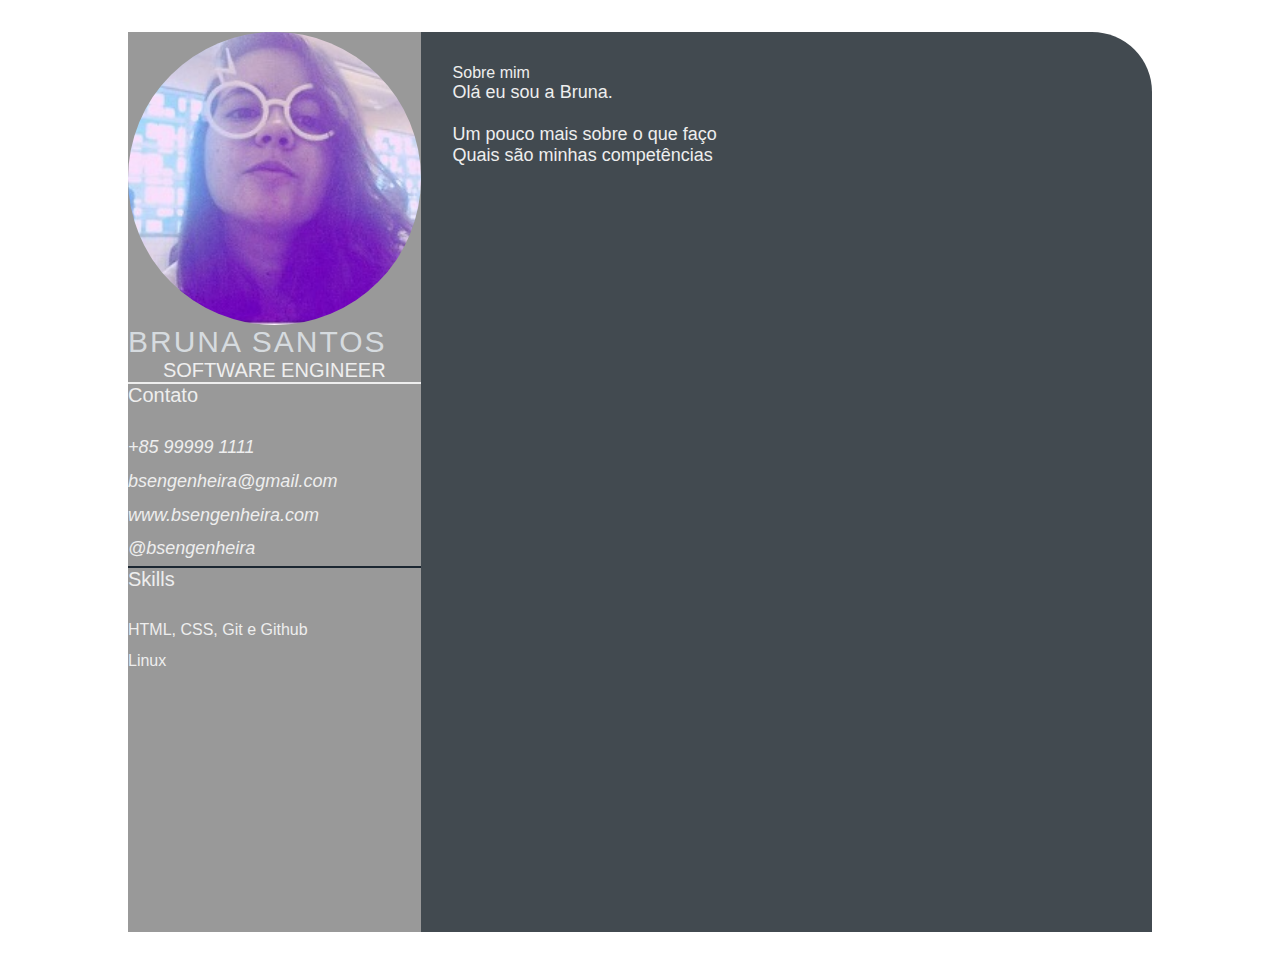
<file: aula02/index.html>
<html lang="en">
<head>
    <meta charset="UTF-8">
    <meta http-equiv="X-UA-Compatible" content="IE=edge">
    <meta name="viewport" content="width=device-width, initial-scale=1.0">
    <title>Bruna Santos</title>


    <link rel="stylesheet" href="style.css">
</head>
<body>
   <main class="resume-contents">
    <section class="left-section">
        <section class="left-section-content">
            <div class="profile">
                <img class="profile-image" src="img/profile-image.jpg" alt="Profile image">
                <p class="name">Bruna Santos</p>
                <p class="profession">Software Engineer</p>
            </div>

            <div class="contact-info">
            <p class="left-title">Contato</p>
            <ul>
                <li><i class="fa fa-phone">+85 99999 1111</i></li>
                <li><i class="fa fa-envelope">bsengenheira@gmail.com</i></li>
                <li><i class="fa fa-globe">www.bsengenheira.com</i></li>
                <li><i class="fa fa-github">@bsengenheira</i></li>
            </ul>
            </div>

            <div class="skills">
                <p class="left-title">Skills</p>
                <ul>
                    <li><p>HTML, CSS, Git e Github</p></li>
                    <li><p>Linux</p></li>

                </ul>
            </div>
        </section>
        </section>

        <section class="right-section">
            <div class="right-section-contents">
                <section class="about gap">
                    <div class="right-title">Sobre mim</div>
                    <p class="about-me-contents">
                        Olá eu sou a Bruna. <br>
                        <br>Um pouco mais sobre o que faço
                        <br>Quais são minhas competências
                    </p>
                </section>
            </div>
        </section>
    </section>
   </main> 
</body>
</html>
</file>
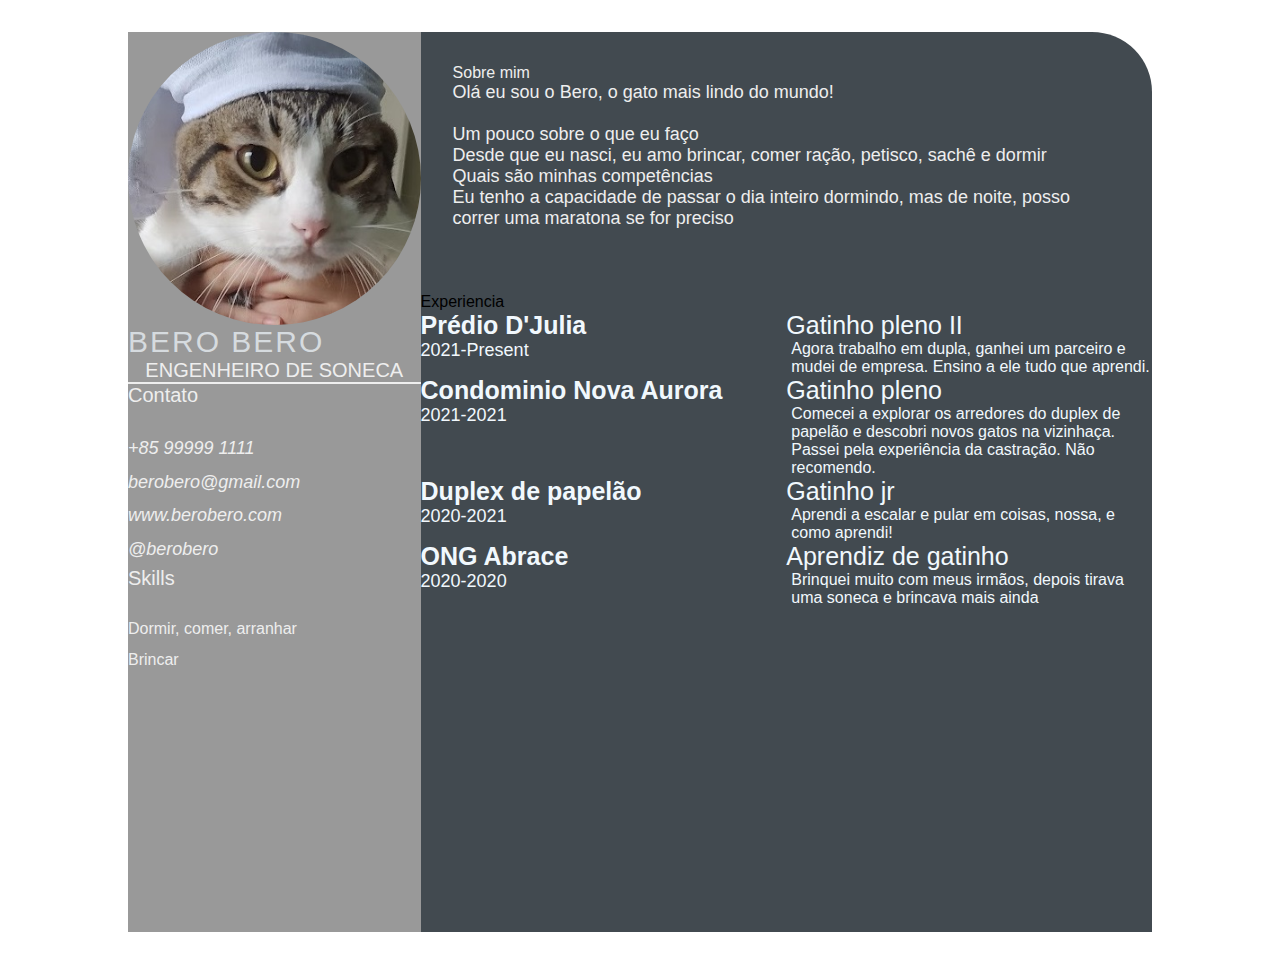
<file: aula03/index.html>
<html lang="en">
<head>
    <meta charset="UTF-8">
    <meta http-equiv="X-UA-Compatible" content="IE=edge">
    <meta name="viewport" content="width=device-width, initial-scale=1.0">
    <title>Bero Bero</title>


    <link rel="stylesheet" href="style.css">
</head>
<body>
   <main class="resume-contents">
    <section class="left-section">
        <section class="left-section-content">
            <div class="profile">
                <img class="profile-image" src="img/profile-image.jpg" alt="Profile image">
                <p class="name">Bero Bero</p>
                <p class="profession">Engenheiro de Soneca</p>
            </div>

            <div class="contact-info">
            <p class="left-title">Contato</p>
            <ul>
                <li><i class="fa fa-phone">+85 99999 1111</i></li>
                <li><i class="fa fa-envelope">berobero@gmail.com</i></li>
                <li><i class="fa fa-globe">www.berobero.com</i></li>
                <li><i class="fa fa-github">@berobero</i></li>
            </ul>
            </div>

            <div class="skills">
                <p class="left-title">Skills</p>
                <ul>
                    <li><p>Dormir, comer, arranhar</p></li>
                    <li><p>Brincar</p></li>

                </ul>
            </div>
        </section>
        </section>

        <section class="right-section">
            <div class="right-section-contents">
                <section class="about gap">
                    <div class="right-title">Sobre mim</div>
                    <p class="about-me-contents">
                        Olá eu sou o Bero, o gato mais lindo do mundo! <br>
                        <br>Um pouco sobre o que eu faço
                        <br>Desde que eu nasci, eu amo brincar, comer ração, petisco, sachê e dormir
                        <br>Quais são minhas competências
                        <br>Eu tenho a capacidade de passar o dia inteiro dormindo, mas de noite, posso correr uma maratona se for preciso
                    </p>
                </section>
            </div>

            <section class="experience gap">
                <div>
                    Experiencia
                </div>
                <div class="experience-contents">
                    <div class="exp-left">
                        <p class="exp-company-name">Prédio D'Julia</p>
                        <p class="exp-time-period">2021-Present</p>
                    </div>

                    <div class="exp-right">
                        <p class="exp-position">Gatinho pleno II</p>
                        <p class="exp-desc">
                            Agora trabalho em dupla, ganhei um parceiro e mudei de empresa. Ensino a ele tudo que aprendi.
                        </p>
                    </div>

                    <div class="exp-left">
                        <p class="exp-company-name">Condominio Nova Aurora</p>
                        <p class="exp-time-period">2021-2021</p>
                    </div>

                    <div class="exp-right">
                        <p class="exp-position">Gatinho pleno</p>
                        <p class="exp-desc">
                            Comecei a explorar os arredores do duplex de papelão e descobri novos gatos na vizinhaça. Passei pela experiência da castração. Não recomendo.
                        </p>
                    </div>

                    <div class="exp-left">
                        <p class="exp-company-name">Duplex de papelão</p>
                        <p class="exp-time-period">2020-2021</p>
                    </div>

                    <div class="exp-right">
                        <p class="exp-position">Gatinho jr</p>
                        <p class="exp-desc">
                            Aprendi a escalar e pular em coisas, nossa, e como aprendi!
                        </p>
                    </div>

                    <div class="exp-left">
                        <p class="exp-company-name">ONG Abrace</p>
                        <p class="exp-time-period">2020-2020</p>
                    </div>

                    <div class="exp-right">
                        <p class="exp-position">Aprendiz de gatinho</p>
                        <p class="exp-desc">
                            Brinquei muito com meus irmãos, depois tirava uma soneca e brincava mais ainda
                        </p>
                    </div>

                </div>

            </section>


        </section>
   </main> 
</body>
</html>
</file>
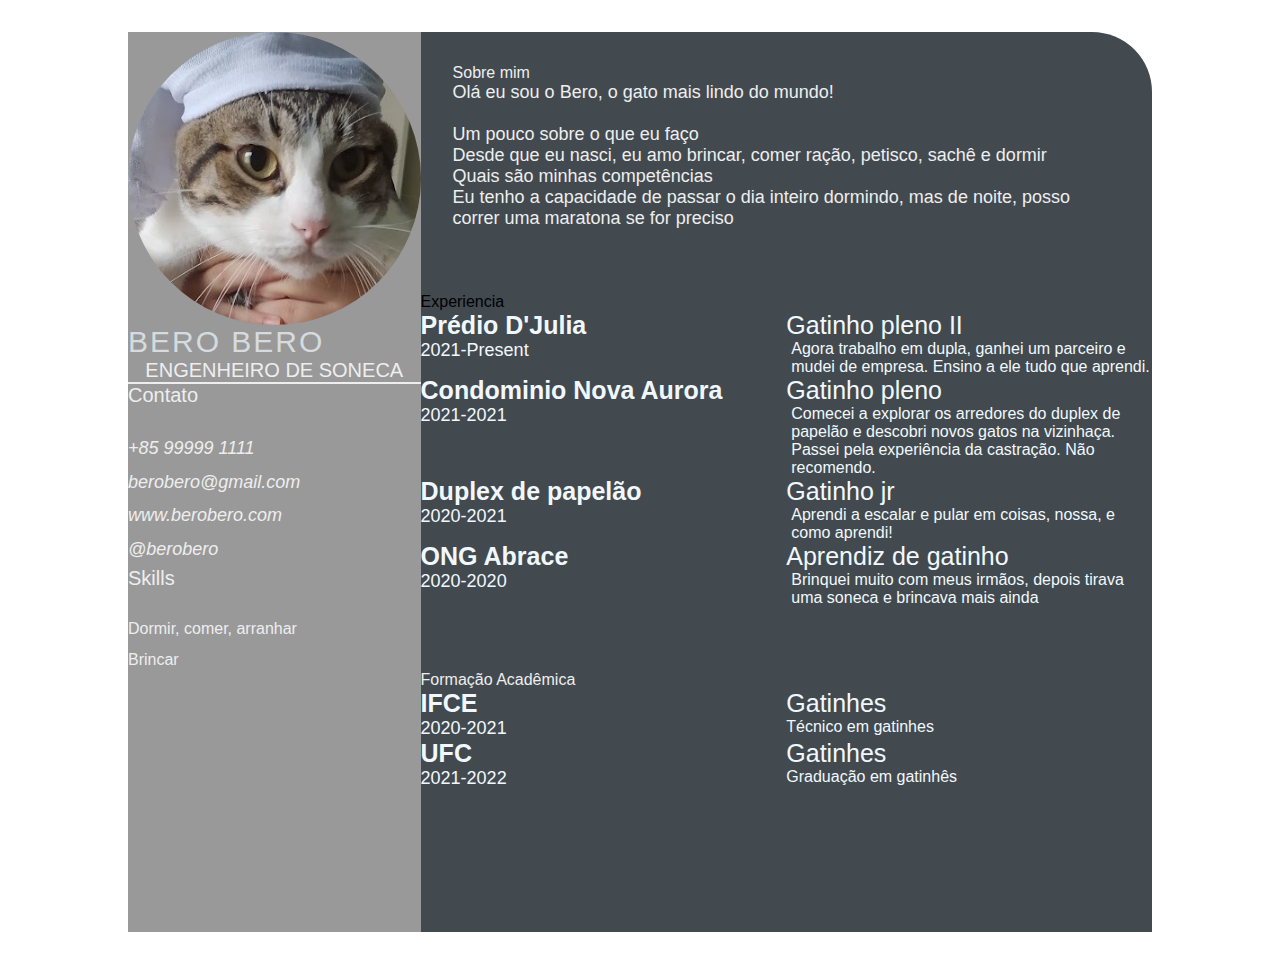
<file: aula04/index.html>
<html lang="en">
<head>
    <meta charset="UTF-8">
    <meta http-equiv="X-UA-Compatible" content="IE=edge">
    <meta name="viewport" content="width=device-width, initial-scale=1.0">
    <title>Bero Bero</title>


    <link rel="stylesheet" href="style.css">
</head>
<body>
   <main class="resume-contents">
    <section class="left-section">
        <section class="left-section-content">
            <div class="profile">
                <img class="profile-image" src="img/profile-image.jpg" alt="Profile image">
                <p class="name">Bero Bero</p>
                <p class="profession">Engenheiro de Soneca</p>
            </div>

            <div class="contact-info">
            <p class="left-title">Contato</p>
            <ul>
                <li><i class="fa fa-phone">+85 99999 1111</i></li>
                <li><i class="fa fa-envelope">berobero@gmail.com</i></li>
                <li><i class="fa fa-globe">www.berobero.com</i></li>
                <li><i class="fa fa-github">@berobero</i></li>
            </ul>
            </div>

            <div class="skills">
                <p class="left-title">Skills</p>
                <ul>
                    <li><p>Dormir, comer, arranhar</p></li>
                    <li><p>Brincar</p></li>

                </ul>
            </div>
        </section>
        </section>

        <section class="right-section">
            <div class="right-section-contents">
                <section class="about gap">
                    <div class="right-title">Sobre mim</div>
                    <p class="about-me-contents">
                        Olá eu sou o Bero, o gato mais lindo do mundo! <br>
                        <br>Um pouco sobre o que eu faço
                        <br>Desde que eu nasci, eu amo brincar, comer ração, petisco, sachê e dormir
                        <br>Quais são minhas competências
                        <br>Eu tenho a capacidade de passar o dia inteiro dormindo, mas de noite, posso correr uma maratona se for preciso
                    </p>
                </section>
            </div>

            <section class="experience gap">
                <div>
                    Experiencia
                </div>
                <div class="experience-contents">
                    <div class="exp-left">
                        <p class="exp-company-name">Prédio D'Julia</p>
                        <p class="exp-time-period">2021-Present</p>
                    </div>

                    <div class="exp-right">
                        <p class="exp-position">Gatinho pleno II</p>
                        <p class="exp-desc">
                            Agora trabalho em dupla, ganhei um parceiro e mudei de empresa. Ensino a ele tudo que aprendi.
                        </p>
                    </div>

                    <div class="exp-left">
                        <p class="exp-company-name">Condominio Nova Aurora</p>
                        <p class="exp-time-period">2021-2021</p>
                    </div>

                    <div class="exp-right">
                        <p class="exp-position">Gatinho pleno</p>
                        <p class="exp-desc">
                            Comecei a explorar os arredores do duplex de papelão e descobri novos gatos na vizinhaça. Passei pela experiência da castração. Não recomendo.
                        </p>
                    </div>

                    <div class="exp-left">
                        <p class="exp-company-name">Duplex de papelão</p>
                        <p class="exp-time-period">2020-2021</p>
                    </div>

                    <div class="exp-right">
                        <p class="exp-position">Gatinho jr</p>
                        <p class="exp-desc">
                            Aprendi a escalar e pular em coisas, nossa, e como aprendi!
                        </p>
                    </div>

                    <div class="exp-left">
                        <p class="exp-company-name">ONG Abrace</p>
                        <p class="exp-time-period">2020-2020</p>
                    </div>

                    <div class="exp-right">
                        <p class="exp-position">Aprendiz de gatinho</p>
                        <p class="exp-desc">
                            Brinquei muito com meus irmãos, depois tirava uma soneca e brincava mais ainda
                        </p>
                    </div>

                </div>

            </section class="education gap">
            <div class="right-title">Formação Acadêmica</div>
             <div class="education-contents">
                <div class="education-left">
                    <p class="education-school-name">IFCE</p>
                    <p class="educationp-time-period">2020-2021</p>
                </div>

                <div class="education-right">
                    <p class="education-subject">Gatinhes</p>
                    <p class="educationp-desc">Técnico em gatinhes</p>
                </div>

                <div class="education-left">
                    <p class="education-school-name">UFC</p>
                    <p class="educationp-time-period">2021-2022</p>
                </div>

                <div class="education-right">
                    <p class="education-subject">Gatinhes</p>
                    <p class="educationp-desc">Graduação em gatinhês</p>
                </div>
        </div>
        </section>
   </main> 
</body>
</html>
</file>
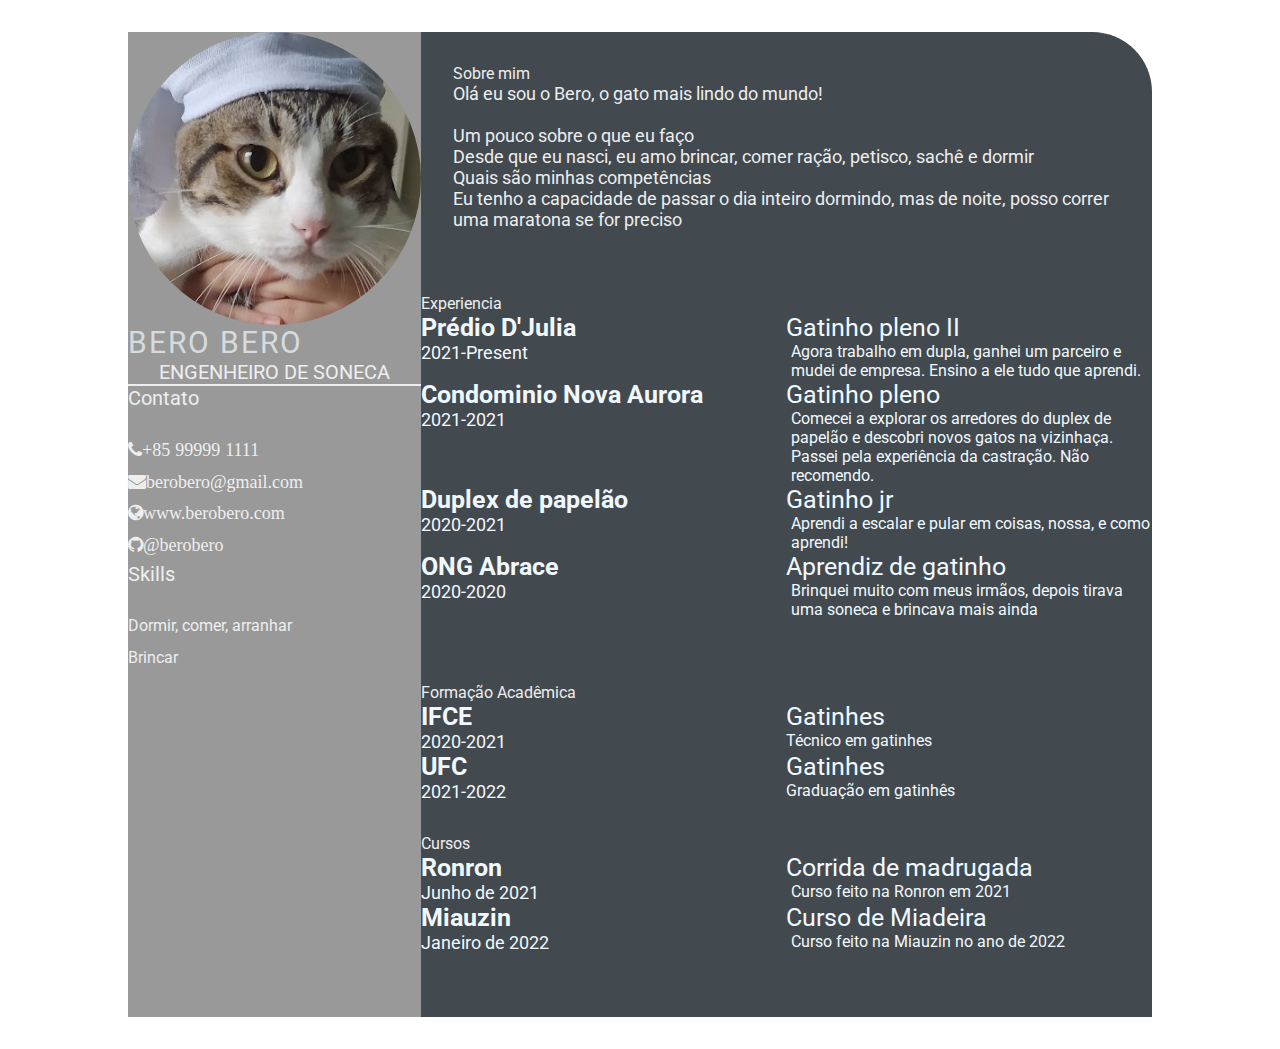
<file: aula06/index.html>
<html lang="en">
<head>
    <meta charset="UTF-8">
    <meta http-equiv="X-UA-Compatible" content="IE=edge">
    <meta name="viewport" content="width=device-width, initial-scale=1.0">
    <title>Bero Bero</title>
    
    <!-- Google font  -->
    <link rel="preconnect" href="https://fonts.googleapis.com">
    <link rel="preconnect" href="https://fonts.gstatic.com" crossorigin>
    <link href="https://fonts.googleapis.com/css2?family=Roboto:ital,wght@0,100;0,300;0,400;0,700;1,100;1,300;1,400;1,700&display=swap" rel="stylesheet">

    <!-- font-awesome -->
    <link rel="stylesheet" href="https://cdnjs.cloudflare.com/ajax/libs/font-awesome/4.7.0/css/font-awesome.min.css">

    <link rel="stylesheet" href="style.css">
</head>
<body>
   <main class="resume-contents">
    <section class="left-section">
        <section class="left-section-content">
            <div class="profile">
                <img class="profile-image" src="img/profile-image.jpg" alt="Profile image">
                <p class="name">Bero Bero</p>
                <p class="profession">Engenheiro de Soneca</p>
            </div>

            <div class="contact-info">
            <p class="left-title">Contato</p>
            <ul>
                <li><i class="fa fa-phone">+85 99999 1111</i></li>
                <li><i class="fa fa-envelope">berobero@gmail.com</i></li>
                <li><i class="fa fa-globe">www.berobero.com</i></li>
                <li><i class="fa fa-github">@berobero</i></li>
            </ul>
            </div>

            <div class="skills">
                <p class="left-title">Skills</p>
                <ul>
                    <li><p>Dormir, comer, arranhar</p></li>
                    <li><p>Brincar</p></li>

                </ul>
            </div>
        </section>
        </section>

        <section class="right-section">
            <div class="right-section-contents">
                <section class="about gap">
                    <div class="right-title">Sobre mim</div>
                    <p class="about-me-contents">
                        Olá eu sou o Bero, o gato mais lindo do mundo! <br>
                        <br>Um pouco sobre o que eu faço
                        <br>Desde que eu nasci, eu amo brincar, comer ração, petisco, sachê e dormir
                        <br>Quais são minhas competências
                        <br>Eu tenho a capacidade de passar o dia inteiro dormindo, mas de noite, posso correr uma maratona se for preciso
                    </p>
                </section>
            </div>

            <section class="experience gap">
                <div class="right-title">
                    Experiencia
                </div>
                <div class="experience-contents">
                    <div class="exp-left">
                        <p class="exp-company-name">Prédio D'Julia</p>
                        <p class="exp-time-period">2021-Present</p>
                    </div>

                    <div class="exp-right">
                        <p class="exp-position">Gatinho pleno II</p>
                        <p class="exp-desc">
                            Agora trabalho em dupla, ganhei um parceiro e mudei de empresa. Ensino a ele tudo que aprendi.
                        </p>
                    </div>

                    <div class="exp-left">
                        <p class="exp-company-name">Condominio Nova Aurora</p>
                        <p class="exp-time-period">2021-2021</p>
                    </div>

                    <div class="exp-right">
                        <p class="exp-position">Gatinho pleno</p>
                        <p class="exp-desc">
                            Comecei a explorar os arredores do duplex de papelão e descobri novos gatos na vizinhaça. Passei pela experiência da castração. Não recomendo.
                        </p>
                    </div>

                    <div class="exp-left">
                        <p class="exp-company-name">Duplex de papelão</p>
                        <p class="exp-time-period">2020-2021</p>
                    </div>

                    <div class="exp-right">
                        <p class="exp-position">Gatinho jr</p>
                        <p class="exp-desc">
                            Aprendi a escalar e pular em coisas, nossa, e como aprendi!
                        </p>
                    </div>

                    <div class="exp-left">
                        <p class="exp-company-name">ONG Abrace</p>
                        <p class="exp-time-period">2020-2020</p>
                    </div>

                    <div class="exp-right">
                        <p class="exp-position">Aprendiz de gatinho</p>
                        <p class="exp-desc">
                            Brinquei muito com meus irmãos, depois tirava uma soneca e brincava mais ainda
                        </p>
                    </div>

                </div>

            </section class="education gap">
            <div class="right-title">Formação Acadêmica</div>
             <div class="education-contents">
                <div class="education-left">
                    <p class="education-school-name">IFCE</p>
                    <p class="educationp-time-period">2020-2021</p>
                </div>

                <div class="education-right">
                    <p class="education-subject">Gatinhes</p>
                    <p class="educationp-desc">Técnico em gatinhes</p>
                </div>

                <div class="education-left">
                    <p class="education-school-name">UFC</p>
                    <p class="educationp-time-period">2021-2022</p>
                </div>

                <div class="education-right">
                    <p class="education-subject">Gatinhes</p>
                    <p class="educationp-desc">Graduação em gatinhês</p>
                </div>
        </div>

            <section class="awards gap">
                <div class="right-title">Cursos</div>
                <div class="awards-contents">
                    <div class="awards-left">
                        <p class="awards-company-name">Ronron</p>
                        <p class="awards-time-period">Junho de 2021</p>
                    </div>

                    <div class="awards-right">
                        <p class="awards-name">Corrida de madrugada</p>
                        <p class="awards-desc">Curso feito na Ronron em 2021</p>
                    </div>

                    <div class="awards-left">
                        <p class="awards-company-name">Miauzin</p>
                        <p class="awards-time-period">Janeiro de 2022</p>
                    </div>

                    <div class="awards-right">
                        <p class="awards-name">Curso de Miadeira</p>
                        <p class="awards-desc">Curso feito na Miauzin no ano de 2022</p>
                    </div>
                </div>
            </section>
        </section>
   </main> 
</body>
</html>
</file>
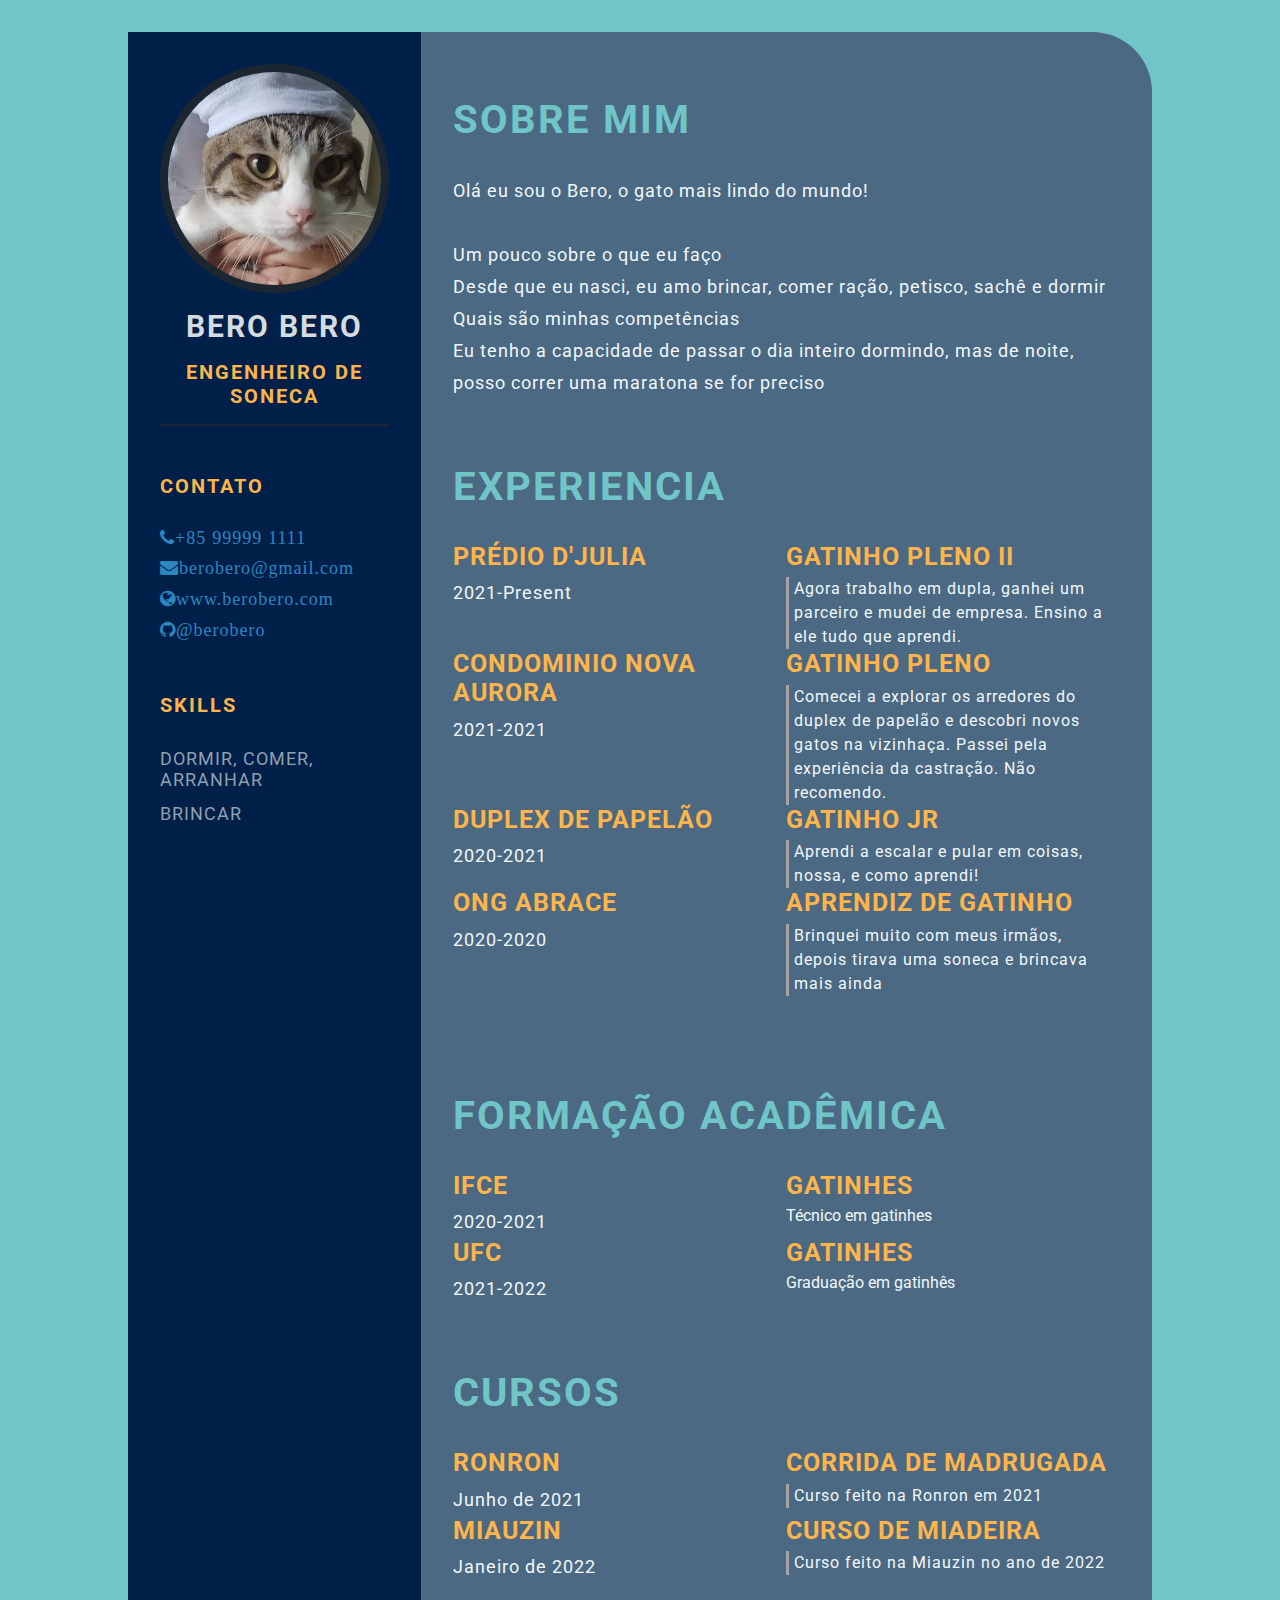
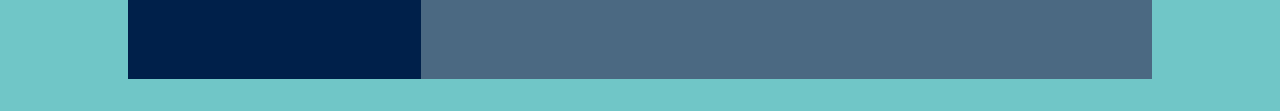
<file: aula07/index.html>
<html lang="en">
<head>
    <meta charset="UTF-8">
    <meta http-equiv="X-UA-Compatible" content="IE=edge">
    <meta name="viewport" content="width=device-width, initial-scale=1.0">
    <title>Bero Bero</title>
    
    <!-- Google font  -->
    <link rel="preconnect" href="https://fonts.googleapis.com">
    <link rel="preconnect" href="https://fonts.gstatic.com" crossorigin>
    <link href="https://fonts.googleapis.com/css2?family=Roboto:ital,wght@0,100;0,300;0,400;0,700;1,100;1,300;1,400;1,700&display=swap" rel="stylesheet">

    <!-- font-awesome -->
    <link rel="stylesheet" href="https://cdnjs.cloudflare.com/ajax/libs/font-awesome/4.7.0/css/font-awesome.min.css">

    <link rel="stylesheet" href="style.css">
</head>
<body>
   <main class="resume-contents">
    <section class="left-section">
        <section class="left-section-content">
            <div class="profile">
                <img class="profile-image" src="img/profile-image.jpg" alt="Profile image">
                <p class="name">Bero Bero</p>
                <p class="profession">Engenheiro de Soneca</p>
            </div>

            <div class="contact-info">
            <p class="left-title">Contato</p>
            <ul>
                <li><i class="fa fa-phone">+85 99999 1111</i></li>
                <li><i class="fa fa-envelope">berobero@gmail.com</i></li>
                <li><i class="fa fa-globe">www.berobero.com</i></li>
                <li><i class="fa fa-github">@berobero</i></li>
            </ul>
            </div>

            <div class="skills">
                <p class="left-title">Skills</p>
                <ul>
                    <li><p>Dormir, comer, arranhar</p></li>
                    <li><p>Brincar</p></li>

                </ul>
            </div>
        </section>
        </section>

        <section class="right-section">
            <div class="right-section-contents">
                <section class="about gap">
                    <div class="right-title">Sobre mim</div>
                    <p class="about-me-contents">
                        Olá eu sou o Bero, o gato mais lindo do mundo! <br>
                        <br>Um pouco sobre o que eu faço
                        <br>Desde que eu nasci, eu amo brincar, comer ração, petisco, sachê e dormir
                        <br>Quais são minhas competências
                        <br>Eu tenho a capacidade de passar o dia inteiro dormindo, mas de noite, posso correr uma maratona se for preciso
                    </p>
                </section>
            

            <section class="experience gap">
                <div class="right-title">
                    Experiencia
                </div>
                <div class="experience-contents">
                    <div class="exp-left">
                        <p class="exp-company-name">Prédio D'Julia</p>
                        <p class="exp-time-period">2021-Present</p>
                    </div>

                    <div class="exp-right">
                        <p class="exp-position">Gatinho pleno II</p>
                        <p class="exp-desc">
                            Agora trabalho em dupla, ganhei um parceiro e mudei de empresa. Ensino a ele tudo que aprendi.
                        </p>
                    </div>

                    <div class="exp-left">
                        <p class="exp-company-name">Condominio Nova Aurora</p>
                        <p class="exp-time-period">2021-2021</p>
                    </div>

                    <div class="exp-right">
                        <p class="exp-position">Gatinho pleno</p>
                        <p class="exp-desc">
                            Comecei a explorar os arredores do duplex de papelão e descobri novos gatos na vizinhaça. Passei pela experiência da castração. Não recomendo.
                        </p>
                    </div>

                    <div class="exp-left">
                        <p class="exp-company-name">Duplex de papelão</p>
                        <p class="exp-time-period">2020-2021</p>
                    </div>

                    <div class="exp-right">
                        <p class="exp-position">Gatinho jr</p>
                        <p class="exp-desc">
                            Aprendi a escalar e pular em coisas, nossa, e como aprendi!
                        </p>
                    </div>

                    <div class="exp-left">
                        <p class="exp-company-name">ONG Abrace</p>
                        <p class="exp-time-period">2020-2020</p>
                    </div>

                    <div class="exp-right">
                        <p class="exp-position">Aprendiz de gatinho</p>
                        <p class="exp-desc">
                            Brinquei muito com meus irmãos, depois tirava uma soneca e brincava mais ainda
                        </p>
                    </div>

                </div>

            </section class="education gap">
            <div class="right-title">Formação Acadêmica</div>
             <div class="education-contents">
                <div class="education-left">
                    <p class="education-school-name">IFCE</p>
                    <p class="educationp-time-period">2020-2021</p>
                </div>

                <div class="education-right">
                    <p class="education-subject">Gatinhes</p>
                    <p class="educationp-desc">Técnico em gatinhes</p>
                </div>

                <div class="education-left">
                    <p class="education-school-name">UFC</p>
                    <p class="educationp-time-period">2021-2022</p>
                </div>

                <div class="education-right">
                    <p class="education-subject">Gatinhes</p>
                    <p class="educationp-desc">Graduação em gatinhês</p>
                </div>
        </div>

            <section class="awards gap">
                <div class="right-title">Cursos</div>
                <div class="awards-contents">
                    <div class="awards-left">
                        <p class="awards-company-name">Ronron</p>
                        <p class="awards-time-period">Junho de 2021</p>
                    </div>

                    <div class="awards-right">
                        <p class="awards-name">Corrida de madrugada</p>
                        <p class="awards-desc">Curso feito na Ronron em 2021</p>
                    </div>

                    <div class="awards-left">
                        <p class="awards-company-name">Miauzin</p>
                        <p class="awards-time-period">Janeiro de 2022</p>
                    </div>

                    <div class="awards-right">
                        <p class="awards-name">Curso de Miadeira</p>
                        <p class="awards-desc">Curso feito na Miauzin no ano de 2022</p>
                    </div>
                </div>
            </section>
            </div>
        </section>
   </main> 
</body>
</html>
</file>
<file: aula02/style.css>
* {
    margin: 0;
    padding: 0;
    box-sizing: border-box;
    list-style: none;
    font-family: 'Roboto', sans-serif;
}

.resume-contents {
    min-height: 100vh;
    width: 80%;
    margin: 2rem auto;
    display: grid;
    grid-template-columns: repeat(7, 1fr);
}

.left-section {
    grid-column: span 2;
    height: 100%;
    background-color: #999999;
}

.right-section {
    grid-column: span 5;
    height: 100%;
    background-color: #424a50;
    border-radius: 0px 60px 0px 0px;
}

.left-section-contents{
    padding: 2rem 2rem;
}

.profile {
    width: 100%;
    border-bottom: 2px solid #eeeeee;
}

.profile .profile-image {
    width: 100%;
    border-radius: 100%;
}

.name {
    color: #D6DBDF;
    font-size: 30px;
    letter-spacing: 2px;
    text-transform: uppercase;
}

.profession {
    color: #eeeeee;
    font-size: 20px;
    text-transform: uppercase;
    text-align: center;
}

 .contact-info { border-bottom: 2px solid #1B2631; }
.left-title {
    color: #eeeeee;
    font-size: 20px;
}

.contact-info ul {
    padding-top: 1.5rem;
}

.contact-info ul li,
.references ul li {
    padding: .4rem 0;
    color: #eeeeee;
}

.contact-info ul li i,
.references ul li i {
    padding-right: 1rem;
    font-size: 18px;
    color: #eeeeee;
}

.skills ul {
    padding-top: 1.5rem;
}
.skills ul li p {
    padding: .4rem 0;
    color: #eeeeee;
}

.right-section-contents {
    padding: 2rem 2rem;
}

.right-title {
    color: #eeeeee;
}

.gap {
    padding-bottom: 2rem;
}
.about-me-contents {
    font-size: 18px;
    color: #eeeeee;
}

.experience-contents,
.education-contents,
.awards-contents {
    display: grid;
    grid-template-columns: repeat(2, 1fr);
    padding-bottom: 2rem;
    color: #F1F8FD;
}

.exp-company-name,
.education-school-name,
.awards-company-name {
    font-size: 25px;
    font-weight: bold;
}

.exp-time-period,
.educationp-time-period,
.awards-time-period {
    font-size: 18px;
}

.exp-position,
.education-subject,
.awards-name {
    font-size: 25px;
}

.exp-desc,
.education-desc,
.awards-desc {
    font-size: 16px;
    padding-left: 5px;
}
</file>
<file: aula03/style.css>
* {
    margin: 0;
    padding: 0;
    box-sizing: border-box;
    list-style: none;
    font-family: 'Roboto', sans-serif;
}

.resume-contents {
    min-height: 100vh;
    width: 80%;
    margin: 2rem auto;
    display: grid;
    grid-template-columns: repeat(7, 1fr);
}

.left-section {
    grid-column: span 2;
    height: 100%;
    background-color: #999999;
}

.right-section {
    grid-column: span 5;
    height: 100%;
    background-color: #424a50;
    border-radius: 0px 60px 0px 0px;
}

.left-section-contents{
    padding: 2rem 2rem;
}

.profile {
    width: 100%;
    border-bottom: 2px solid #eeeeee;
}

.profile .profile-image {
    width: 100%;
    border-radius: 100%;
}

.name {
    color: #D6DBDF;
    font-size: 30px;
    letter-spacing: 2px;
    text-transform: uppercase;
}

.profession {
    color: #eeeeee;
    font-size: 20px;
    text-transform: uppercase;
    text-align: center;
}

/* .contact-info { border-bottom: 2px solid #1B2631; } */
.left-title {
    color: #eeeeee;
    font-size: 20px;
}

.contact-info ul {
    padding-top: 1.5rem;
}

.contact-info ul li,
.references ul li {
    padding: .4rem 0;
    color: #eeeeee;
}

.contact-info ul li i,
.references ul li i {
    padding-right: 1rem;
    font-size: 18px;
    color: #eeeeee;
}

.skills ul {
    padding-top: 1.5rem;
}
.skills ul li p {
    padding: .4rem 0;
    color: #eeeeee;
}

.right-section-contents {
    padding: 2rem 2rem;
}

.right-title {
    color: #eeeeee;
}

.gap {
    padding-bottom: 2rem;
}
.about-me-contents {
    font-size: 18px;
    color: #eeeeee;
}

.experience-contents,
.education-contents,
.awards-contents {
    display: grid;
    grid-template-columns: repeat(2, 1fr);
    padding-bottom: 2rem;
    color: #F1F8FD;
}

.exp-company-name,
.education-school-name,
.awards-company-name {
    font-size: 25px;
    font-weight: bold;
}

.exp-time-period,
.educationp-time-period,
.awards-time-period {
    font-size: 18px;
}

.exp-position,
.education-subject,
.awards-name {
    font-size: 25px;
}

.exp-desc,
.education-desc,
.awards-desc {
    font-size: 16px;
    padding-left: 5px;
}
</file>
<file: aula04/style.css>
* {
    margin: 0;
    padding: 0;
    box-sizing: border-box;
    list-style: none;
    font-family: 'Roboto', sans-serif;
}

.resume-contents {
    min-height: 100vh;
    width: 80%;
    margin: 2rem auto;
    display: grid;
    grid-template-columns: repeat(7, 1fr);
}

.left-section {
    grid-column: span 2;
    height: 100%;
    background-color: #999999;
}

.right-section {
    grid-column: span 5;
    height: 100%;
    background-color: #424a50;
    border-radius: 0px 60px 0px 0px;
}

.left-section-contents{
    padding: 2rem 2rem;
}

.profile {
    width: 100%;
    border-bottom: 2px solid #eeeeee;
}

.profile .profile-image {
    width: 100%;
    border-radius: 100%;
}

.name {
    color: #D6DBDF;
    font-size: 30px;
    letter-spacing: 2px;
    text-transform: uppercase;
}

.profession {
    color: #eeeeee;
    font-size: 20px;
    text-transform: uppercase;
    text-align: center;
}

/* .contact-info { border-bottom: 2px solid #1B2631; } */
.left-title {
    color: #eeeeee;
    font-size: 20px;
}

.contact-info ul {
    padding-top: 1.5rem;
}

.contact-info ul li,
.references ul li {
    padding: .4rem 0;
    color: #eeeeee;
}

.contact-info ul li i,
.references ul li i {
    padding-right: 1rem;
    font-size: 18px;
    color: #eeeeee;
}

.skills ul {
    padding-top: 1.5rem;
}
.skills ul li p {
    padding: .4rem 0;
    color: #eeeeee;
}

.right-section-contents {
    padding: 2rem 2rem;
}

.right-title {
    color: #eeeeee;
}

.gap {
    padding-bottom: 2rem;
}
.about-me-contents {
    font-size: 18px;
    color: #eeeeee;
}

.experience-contents,
.education-contents,
.awards-contents {
    display: grid;
    grid-template-columns: repeat(2, 1fr);
    padding-bottom: 2rem;
    color: #F1F8FD;
}

.exp-company-name,
.education-school-name,
.awards-company-name {
    font-size: 25px;
    font-weight: bold;
}

.exp-time-period,
.educationp-time-period,
.awards-time-period {
    font-size: 18px;
}

.exp-position,
.education-subject,
.awards-name {
    font-size: 25px;
}

.exp-desc,
.education-desc,
.awards-desc {
    font-size: 16px;
    padding-left: 5px;
}
</file>
<file: aula06/style.css>
* {
    margin: 0;
    padding: 0;
    box-sizing: border-box;
    list-style: none;
    font-family: 'Roboto', sans-serif;
}

.resume-contents {
    min-height: 100vh;
    width: 80%;
    margin: 2rem auto;
    display: grid;
    grid-template-columns: repeat(7, 1fr);
}

.left-section {
    grid-column: span 2;
    height: 100%;
    background-color: #999999;
}

.right-section {
    grid-column: span 5;
    height: 100%;
    background-color: #424a50;
    border-radius: 0px 60px 0px 0px;
}

.left-section-contents{
    padding: 2rem 2rem;
}

.profile {
    width: 100%;
    border-bottom: 2px solid #eeeeee;
}

.profile .profile-image {
    width: 100%;
    border-radius: 100%;
}

.name {
    color: #D6DBDF;
    font-size: 30px;
    letter-spacing: 2px;
    text-transform: uppercase;
}

.profession {
    color: #eeeeee;
    font-size: 20px;
    text-transform: uppercase;
    text-align: center;
}

/* .contact-info { border-bottom: 2px solid #1B2631; } */
.left-title {
    color: #eeeeee;
    font-size: 20px;
}

.contact-info ul {
    padding-top: 1.5rem;
}

.contact-info ul li,
.references ul li {
    padding: .4rem 0;
    color: #eeeeee;
}

.contact-info ul li i,
.references ul li i {
    padding-right: 1rem;
    font-size: 18px;
    color: #eeeeee;
}

.skills ul {
    padding-top: 1.5rem;
}
.skills ul li p {
    padding: .4rem 0;
    color: #eeeeee;
}

.right-section-contents {
    padding: 2rem 2rem;
}

.right-title {
    color: #eeeeee;
}

.gap {
    padding-bottom: 2rem;
}
.about-me-contents {
    font-size: 18px;
    color: #eeeeee;
}

.experience-contents,
.education-contents,
.awards-contents {
    display: grid;
    grid-template-columns: repeat(2, 1fr);
    padding-bottom: 2rem;
    color: #F1F8FD;
}

.exp-company-name,
.education-school-name,
.awards-company-name {
    font-size: 25px;
    font-weight: bold;
}

.exp-time-period,
.educationp-time-period,
.awards-time-period {
    font-size: 18px;
}

.exp-position,
.education-subject,
.awards-name {
    font-size: 25px;
}

.exp-desc,
.education-desc,
.awards-desc {
    font-size: 16px;
    padding-left: 5px;
}
</file>
<file: aula07/style.css>
* {
    margin: 0;
    padding: 0;
    box-sizing: border-box;
    list-style: none;
    font-family: 'Roboto', sans-serif;
}

body {
    background-color: #70c6c7;
}

.resume-contents {
    min-height: 100vh;
    width: 80%;
    margin: 2rem auto;
    display: grid;
    grid-template-columns: repeat(7, 1fr);
}

.left-section {
    grid-column: span 2;
    height: 100%;
    background-color: #00204A;
}

.right-section {
    grid-column: span 5;
    height: 100%;
    background-color: #4B6982;
    border-radius: 0px 60px 0px 0px;
}

.left-section-content{
    padding: 2rem 2rem;
}

.profile {
    width: 100%;
    border-bottom: 2px solid #1B2631;
}

.profile .profile-image {
    width: 100%;
    border-radius: 50%;
    border: 8px solid #1B2631;
}

.name {
    color: #D6DBDF;
    font-size: 30px;
    letter-spacing: 2px;
    text-transform: uppercase;
    text-align: center;
    font-weight: bold;
    padding: 1rem 0;
}

.profession {
    color: #FDB44B;
    font-size: 20px;
    text-transform: uppercase;
    text-align: center;
    letter-spacing: 2px;
    font-weight: bold;
    padding-bottom: 1rem;
}

/* .contact-info { border-bottom: 2px solid #1B2631; } */
.left-title {
    color: #FDB44B;
    font-size: 20px;
    letter-spacing: 2px;
    text-transform: uppercase;
    font-weight: bold;
    display: flex;
    align-items: center;
    padding-top: 3rem;
}

.contact-info ul {
    padding-top: 1.5rem;
}

.contact-info ul li,
.references ul li {
    padding: .4rem 0;
    display: flex;
    align-items: center;
    color: #d6dbdfaf;
    letter-spacing: 1px;
    font-size: 18px;
}

.contact-info ul li i,
.references ul li i {
    padding-right: 1rem;
    font-size: 18px;
    color: #2E86C1;
}

.skills ul {
    padding-top: 1.5rem;
}
.skills ul li p {
    padding: .4rem 0;
    color: #d6dbdfaf;
    font-size: 18px;
    letter-spacing: 1px;
    display: flex;
    align-items: center;
    text-transform: uppercase;
}

.referance-name {
    padding-top: 1.5rem;
    padding-bottom: .4rem;
    font-size: 18px;
    color: #F9E79F;
    letter-spacing: 1px;
    text-transform: uppercase;
}

.referance-profession {
    font-size: 16px;
    color: #d6dbdfaf;
    letter-spacing: 1px;
    /* text-transform: uppercase; */
    padding-bottom: .4rem;
}


.right-section-contents {
    padding: 2rem 2rem;
}

.right-title {
    color: #70C6C7;
    font-size: 40px;
    letter-spacing: 2px;
    text-transform: uppercase;
    font-weight: bold;
    display: flex;
    align-items: center;
    padding: 2rem 0;
    position: relative;
}

.gap {
    padding-bottom: 2rem;
}
.about-me-contents {
    font-size: 18px;
    letter-spacing: 1px;
    line-height: 2rem;
    color: #F1F8FD;
}

.experience-contents,
.education-contents,
.awards-contents {
    display: grid;
    grid-template-columns: repeat(2, 1fr);
    padding-bottom: 2rem;
    color: #F1F8FD;
}

.exp-company-name,
.education-school-name,
.awards-company-name {
    font-size: 25px;
    font-weight: bold;
    text-transform: uppercase;
    letter-spacing: 1px;
    color: #FDB44B;
    padding-bottom: .4rem;
}

.exp-time-period,
.educationp-time-period,
.awards-time-period {
    font-size: 18px;
    letter-spacing: 1px;
    line-height: 2rem;
}

.exp-position,
.education-subject,
.awards-name {
    font-size: 25px;
    font-weight: bold;
    text-transform: uppercase;
    letter-spacing: 1px;
    color: #FDB44B;
    padding-bottom: .4rem;
}

.exp-desc,
.education-desc,
.awards-desc {
    font-size: 16px;
    letter-spacing: 1px;
    line-height: 1.5rem;
    border-left: 3px solid #a5a3a3;
    padding-left: 5px;
}

/* Media queries */
@media screen and (max-width:780px) {
    .experience-contents,
    .education-contents,
    .awards-contents {
        grid-template-columns: repeat(1, 1fr);
    }
}

@media screen and (max-width:780px) {
    .left-section {
        grid-column: span 3;
    }
    
    .right-section {
        grid-column: span 4;
    }
    
}

@media screen and (max-width:1200px) {
    .resume-contents {
        grid-template-columns: repeat(1, 1fr);
    }
}

@media screen and (max-width:390px) {
    .resume-contents {
        width: 100%;
        margin: 0 auto;
    }

    .name {
        font-size: 20px;
    }

    .profession {
        font-size: 18px;
    }

    .left-title {
        font-size: 18px;
    }

    .right-title {
        font-size: 18px;
    }

    .contact-info ul li,
    .references ul li {
        font-size: 12px;
    }

    .contact-info ul li i,
    .references ul li i {
        /* padding-right: 1rem; */
        font-size: 12px;
    }

    .skills ul li p {
        font-size: 12px;
    }

    .about-me-contents {
        font-size: 16px;
        line-height: 1.5rem;
    }

    .exp-company-name,
    .education-school-name,
    .awards-company-name {
        font-size: 18px;
    }

    .exp-time-period,
    .educationp-time-period,
    .awards-time-period {
        font-size: 16px;
    }

    .exp-position,
    .education-subject,
    .awards-name {
        font-size: 18px;
    }
}
</file>
